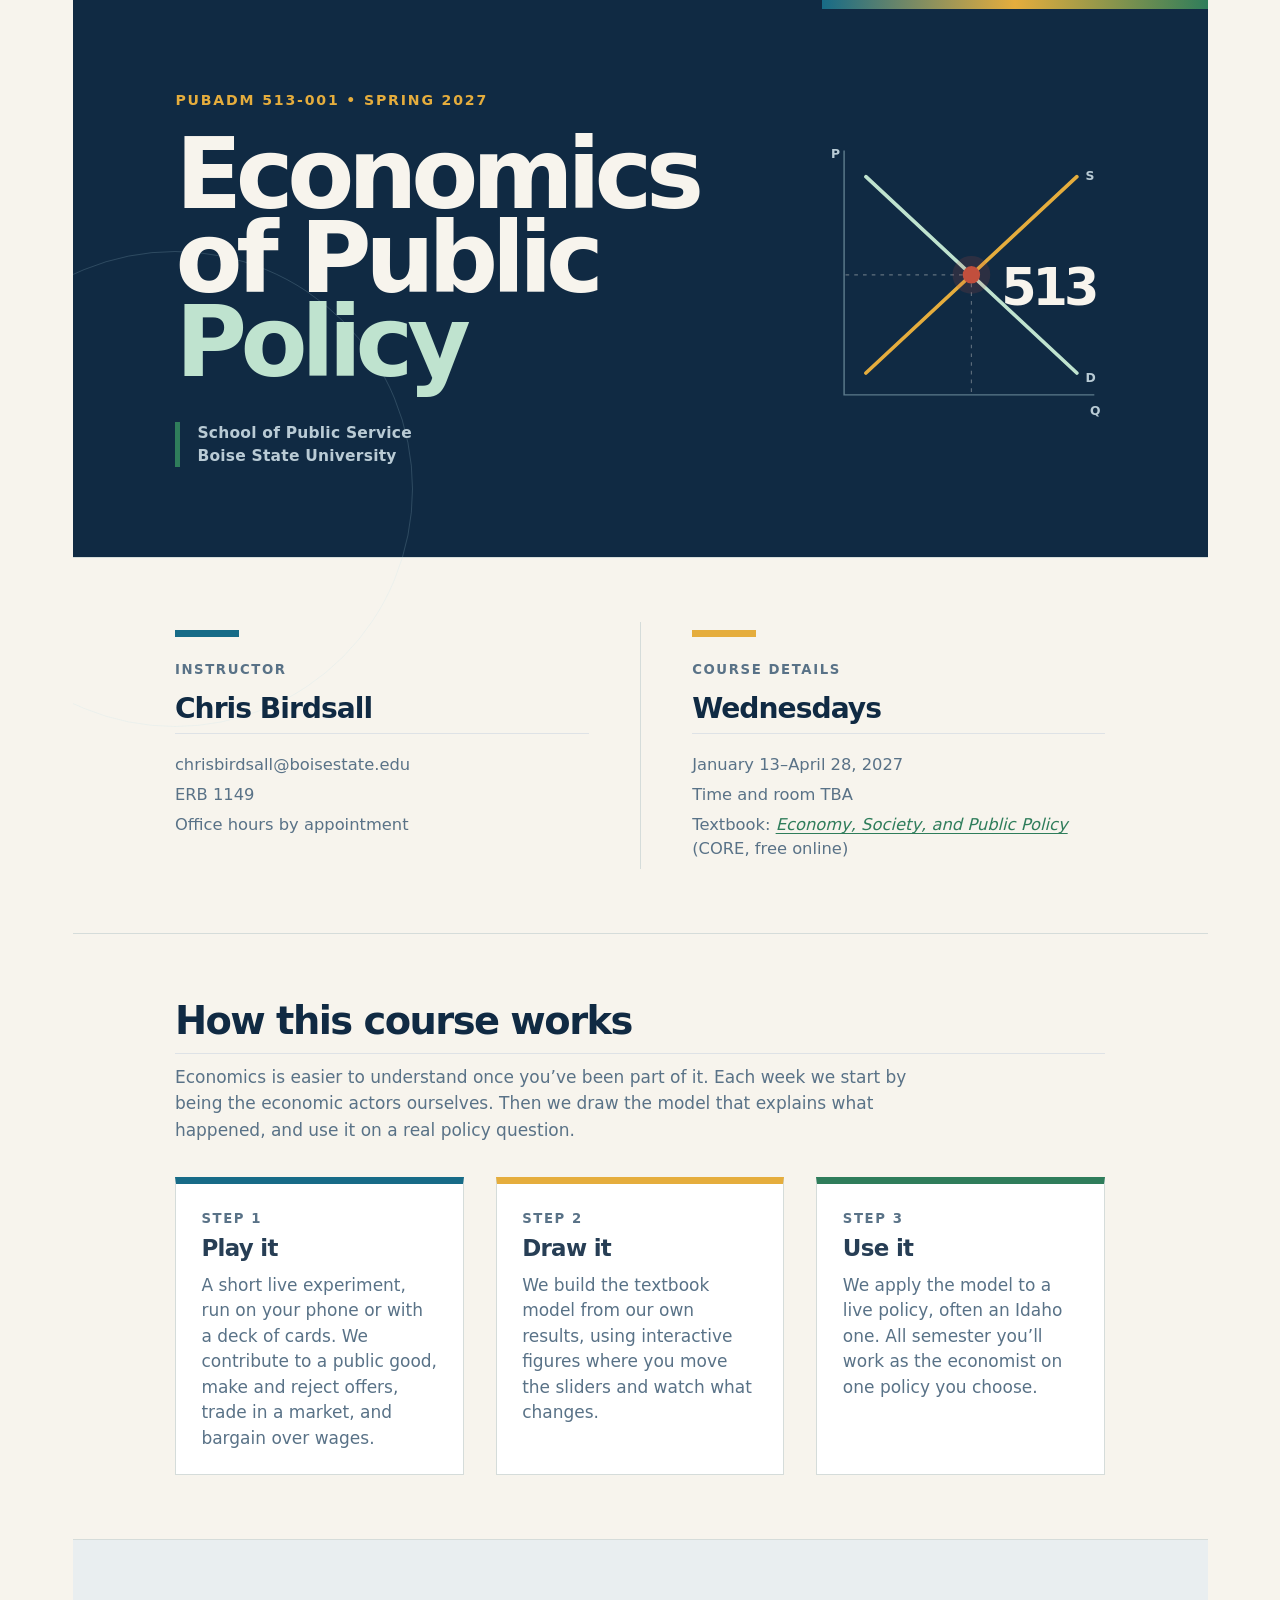
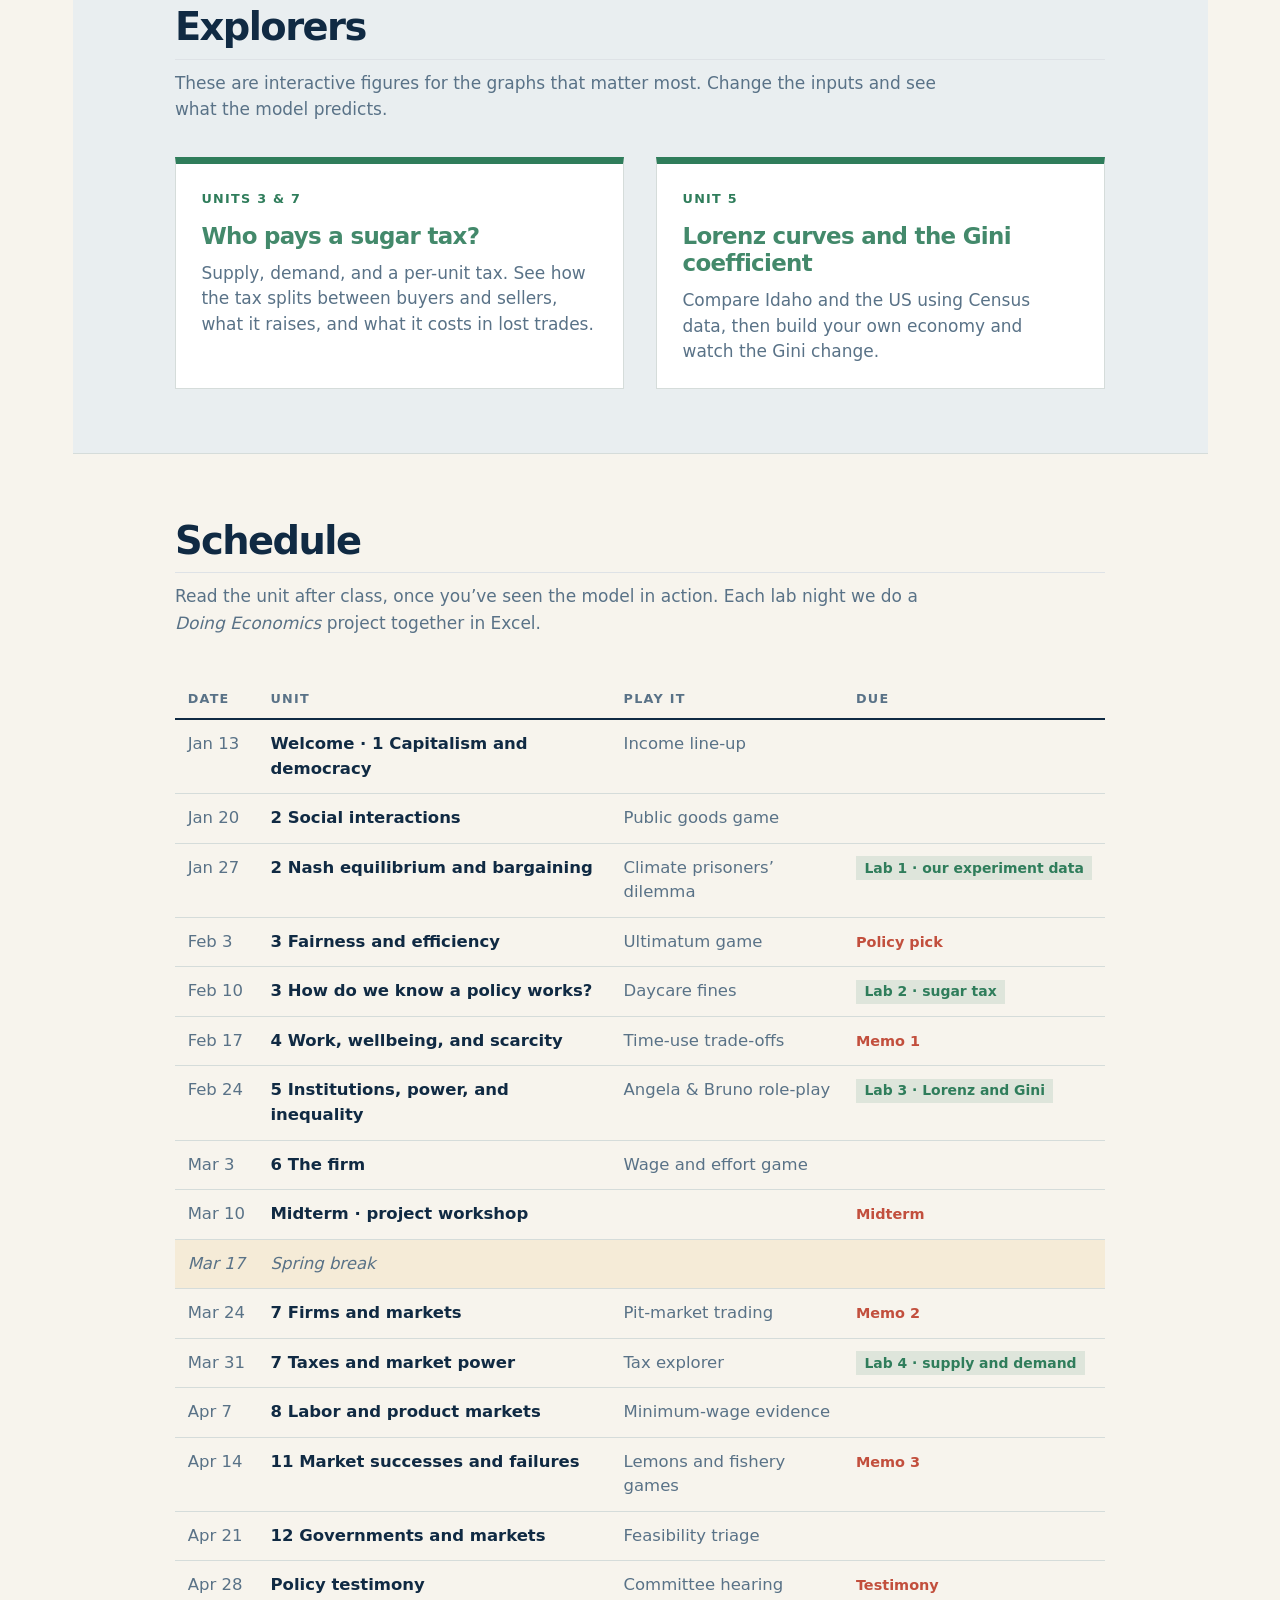
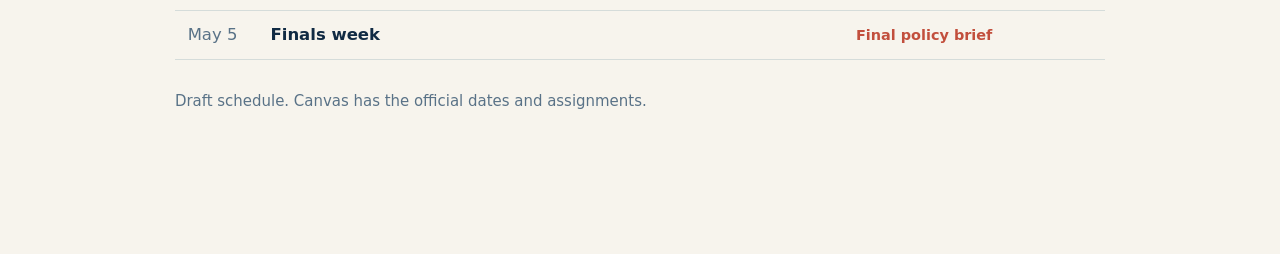
<file: docs/index.html>
<!DOCTYPE html>
<html xmlns="http://www.w3.org/1999/xhtml" lang="en" xml:lang="en"><head>

<meta charset="utf-8">
<meta name="generator" content="quarto-1.7.32">

<meta name="viewport" content="width=device-width, initial-scale=1.0, user-scalable=yes">

<meta name="description" content="PUBADM 513-001 Economics of Public Policy, Spring 2027, Boise State University">

<title>Economics of Public Policy – PUBADM 513</title>
<style>
code{white-space: pre-wrap;}
span.smallcaps{font-variant: small-caps;}
div.columns{display: flex; gap: min(4vw, 1.5em);}
div.column{flex: auto; overflow-x: auto;}
div.hanging-indent{margin-left: 1.5em; text-indent: -1.5em;}
ul.task-list{list-style: none;}
ul.task-list li input[type="checkbox"] {
  width: 0.8em;
  margin: 0 0.8em 0.2em -1em; /* quarto-specific, see https://github.com/quarto-dev/quarto-cli/issues/4556 */ 
  vertical-align: middle;
}
</style>


<script src="site_libs/quarto-nav/quarto-nav.js"></script>
<script src="site_libs/clipboard/clipboard.min.js"></script>
<script src="site_libs/quarto-html/quarto.js" type="module"></script>
<script src="site_libs/quarto-html/tabsets/tabsets.js" type="module"></script>
<script src="site_libs/quarto-html/popper.min.js"></script>
<script src="site_libs/quarto-html/tippy.umd.min.js"></script>
<link href="site_libs/quarto-html/tippy.css" rel="stylesheet">
<link href="site_libs/quarto-html/quarto-syntax-highlighting-37eea08aefeeee20ff55810ff984fec1.css" rel="stylesheet" id="quarto-text-highlighting-styles">
<script src="site_libs/bootstrap/bootstrap.min.js"></script>
<link href="site_libs/bootstrap/bootstrap-icons.css" rel="stylesheet">
<link href="site_libs/bootstrap/bootstrap-2bef5eab3c28948dac5544dc826d9c38.min.css" rel="stylesheet" append-hash="true" id="quarto-bootstrap" data-mode="light">
<script id="quarto-search-options" type="application/json">{
  "language": {
    "search-no-results-text": "No results",
    "search-matching-documents-text": "matching documents",
    "search-copy-link-title": "Copy link to search",
    "search-hide-matches-text": "Hide additional matches",
    "search-more-match-text": "more match in this document",
    "search-more-matches-text": "more matches in this document",
    "search-clear-button-title": "Clear",
    "search-text-placeholder": "",
    "search-detached-cancel-button-title": "Cancel",
    "search-submit-button-title": "Submit",
    "search-label": "Search"
  }
}</script>


<link rel="stylesheet" href="styles.css">
</head>

<body class="quarto-light">

<div id="quarto-search-results"></div>
<!-- content -->
<div id="quarto-content" class="quarto-container page-columns page-rows-contents page-layout-full">
<!-- sidebar -->
<!-- margin-sidebar -->
    
<!-- main -->
<main class="content column-page" id="quarto-document-content"><header id="title-block-header" class="quarto-title-block"></header>




<div class="course-home">
<div class="course-hero">
<div class="hero-copy">
<div class="hero-kicker">
PUBADM 513-001 <span aria-hidden="true">•</span> Spring 2027
</div>
<h1>
Economics<br>of Public<br><span>Policy</span>
</h1>
<p class="hero-institution">
School of Public Service<br>Boise State University
</p>
</div>
<div class="hero-mark" aria-hidden="true">
<svg viewbox="0 0 400 400" role="presentation">
<path class="axis" d="M40 24 V360 H384"></path> <path class="guide" d="M215 195 V360 M215 195 H40"></path> <line class="demand" x1="70" y1="60" x2="360" y2="330"></line> <line class="supply" x1="70" y1="330" x2="360" y2="60"></line> <circle class="eq-halo" cx="215" cy="195" r="26"></circle> <circle class="eq" cx="215" cy="195" r="12"></circle> <text class="num" x="256" y="236">513</text> <text class="lbl" x="372" y="64">S</text> <text class="lbl" x="372" y="342">D</text> <text class="lbl" x="22" y="34">P</text> <text class="lbl" x="378" y="388">Q</text>
</svg>
</div>
</div>
<div class="course-information">
<div class="info-panel instructor-panel">
<p class="section-label">
Instructor
</p>
<section id="chris-birdsall" class="level2">
<h2 data-anchor-id="chris-birdsall">Chris Birdsall</h2>
<p>
chrisbirdsall@boisestate.edu
</p>
<p>
ERB 1149
</p>
<p>
Office hours by appointment
</p>
</section>
</div>
<div class="info-panel details-panel">
<p class="section-label">
Course details
</p>
<section id="wednesdays" class="level2">
<h2 data-anchor-id="wednesdays">Wednesdays</h2>
<p>
January 13–April 28, 2027
</p>
<p>
Time and room TBA
</p>
<p>
Textbook: <a href="https://books.core-econ.org/espp/index.html"><em>Economy, Society, and Public Policy</em></a> (CORE, free online)
</p>
</section>
</div>
</div>
<section id="how-this-course-works" class="level2 course-section">
<h2 data-anchor-id="how-this-course-works">How this course works</h2>
<p class="lede">
Economics is easier to understand once you’ve been part of it. Each week we start by being the economic actors ourselves. Then we draw the model that explains what happened, and use it on a real policy question.
</p>
<div class="step-grid">
<div class="step">
<div class="step-number">
Step 1
</div>
<h3>
Play it
</h3>
<p>
A short live experiment, run on your phone or with a deck of cards. We contribute to a public good, make and reject offers, trade in a market, and bargain over wages.
</p>
</div>
<div class="step">
<div class="step-number">
Step 2
</div>
<h3>
Draw it
</h3>
<p>
We build the textbook model from our own results, using interactive figures where you move the sliders and watch what changes.
</p>
</div>
<div class="step">
<div class="step-number">
Step 3
</div>
<h3>
Use it
</h3>
<p>
We apply the model to a live policy, often an Idaho one. All semester you’ll work as the economist on one policy you choose.
</p>
</div>
</div>
</section>
<section id="explorers" class="level2 course-section alt">
<h2 data-anchor-id="explorers">Explorers</h2>
<p class="lede">
These are interactive figures for the graphs that matter most. Change the inputs and see what the model predicts.
</p>
<div class="card-grid">
<div class="card">
<div class="card-tag">
Units 3 &amp; 7
</div>
<h3>
<a href="explorers/tax.html">Who pays a sugar tax?</a>
</h3>
<p>
Supply, demand, and a per-unit tax. See how the tax splits between buyers and sellers, what it raises, and what it costs in lost trades.
</p>
</div>
<div class="card">
<div class="card-tag">
Unit 5
</div>
<h3>
<a href="explorers/lorenz.html">Lorenz curves and the Gini coefficient</a>
</h3>
<p>
Compare Idaho and the US using Census data, then build your own economy and watch the Gini change.
</p>
</div>
</div>
</section>
<section id="schedule" class="level2 course-section">
<h2 data-anchor-id="schedule">Schedule</h2>
<p class="lede">
Read the unit after class, once you’ve seen the model in action. Each lab night we do a <em>Doing Economics</em> project together in Excel.
</p>
<div class="schedule-wrap">
<table class="schedule">
<thead>
<tr>
<th>
Date
</th>
<th>
Unit
</th>
<th>
Play it
</th>
<th>
Due
</th>
</tr>
</thead>
<tbody>
<tr>
<td>
Jan 13
</td>
<td>
<span class="unit">Welcome · 1 Capitalism and democracy</span>
</td>
<td class="play">
Income line-up
</td>
<td>
</td>
</tr>
<tr>
<td>
Jan 20
</td>
<td>
<span class="unit">2 Social interactions</span>
</td>
<td class="play">
Public goods game
</td>
<td>
</td>
</tr>
<tr>
<td>
Jan 27
</td>
<td>
<span class="unit">2 Nash equilibrium and bargaining</span>
</td>
<td class="play">
Climate prisoners’ dilemma
</td>
<td>
<span class="lab">Lab 1 · our experiment data</span>
</td>
</tr>
<tr>
<td>
Feb 3
</td>
<td>
<span class="unit">3 Fairness and efficiency</span>
</td>
<td class="play">
Ultimatum game
</td>
<td>
<span class="due">Policy pick</span>
</td>
</tr>
<tr>
<td>
Feb 10
</td>
<td>
<span class="unit">3 How do we know a policy works?</span>
</td>
<td class="play">
Daycare fines
</td>
<td>
<span class="lab">Lab 2 · sugar tax</span>
</td>
</tr>
<tr>
<td>
Feb 17
</td>
<td>
<span class="unit">4 Work, wellbeing, and scarcity</span>
</td>
<td class="play">
Time-use trade-offs
</td>
<td>
<span class="due">Memo 1</span>
</td>
</tr>
<tr>
<td>
Feb 24
</td>
<td>
<span class="unit">5 Institutions, power, and inequality</span>
</td>
<td class="play">
Angela &amp; Bruno role-play
</td>
<td>
<span class="lab">Lab 3 · Lorenz and Gini</span>
</td>
</tr>
<tr>
<td>
Mar 3
</td>
<td>
<span class="unit">6 The firm</span>
</td>
<td class="play">
Wage and effort game
</td>
<td>
</td>
</tr>
<tr>
<td>
Mar 10
</td>
<td>
<span class="unit">Midterm · project workshop</span>
</td>
<td class="play">
</td>
<td>
<span class="due">Midterm</span>
</td>
</tr>
<tr class="break">
<td>
Mar 17
</td>
<td colspan="3">
Spring break
</td>
</tr>
<tr>
<td>
Mar 24
</td>
<td>
<span class="unit">7 Firms and markets</span>
</td>
<td class="play">
Pit-market trading
</td>
<td>
<span class="due">Memo 2</span>
</td>
</tr>
<tr>
<td>
Mar 31
</td>
<td>
<span class="unit">7 Taxes and market power</span>
</td>
<td class="play">
Tax explorer
</td>
<td>
<span class="lab">Lab 4 · supply and demand</span>
</td>
</tr>
<tr>
<td>
Apr 7
</td>
<td>
<span class="unit">8 Labor and product markets</span>
</td>
<td class="play">
Minimum-wage evidence
</td>
<td>
</td>
</tr>
<tr>
<td>
Apr 14
</td>
<td>
<span class="unit">11 Market successes and failures</span>
</td>
<td class="play">
Lemons and fishery games
</td>
<td>
<span class="due">Memo 3</span>
</td>
</tr>
<tr>
<td>
Apr 21
</td>
<td>
<span class="unit">12 Governments and markets</span>
</td>
<td class="play">
Feasibility triage
</td>
<td>
</td>
</tr>
<tr>
<td>
Apr 28
</td>
<td>
<span class="unit">Policy testimony</span>
</td>
<td class="play">
Committee hearing
</td>
<td>
<span class="due">Testimony</span>
</td>
</tr>
<tr>
<td>
May 5
</td>
<td>
<span class="unit">Finals week</span>
</td>
<td class="play">
</td>
<td>
<span class="due">Final policy brief</span>
</td>
</tr>
</tbody>
</table>
</div>
<p class="draft-note">
Draft schedule. Canvas has the official dates and assignments.
</p>
</section>
</div>



</main> <!-- /main -->
<script id="quarto-html-after-body" type="application/javascript">
  window.document.addEventListener("DOMContentLoaded", function (event) {
    const isCodeAnnotation = (el) => {
      for (const clz of el.classList) {
        if (clz.startsWith('code-annotation-')) {                     
          return true;
        }
      }
      return false;
    }
    const onCopySuccess = function(e) {
      // button target
      const button = e.trigger;
      // don't keep focus
      button.blur();
      // flash "checked"
      button.classList.add('code-copy-button-checked');
      var currentTitle = button.getAttribute("title");
      button.setAttribute("title", "Copied!");
      let tooltip;
      if (window.bootstrap) {
        button.setAttribute("data-bs-toggle", "tooltip");
        button.setAttribute("data-bs-placement", "left");
        button.setAttribute("data-bs-title", "Copied!");
        tooltip = new bootstrap.Tooltip(button, 
          { trigger: "manual", 
            customClass: "code-copy-button-tooltip",
            offset: [0, -8]});
        tooltip.show();    
      }
      setTimeout(function() {
        if (tooltip) {
          tooltip.hide();
          button.removeAttribute("data-bs-title");
          button.removeAttribute("data-bs-toggle");
          button.removeAttribute("data-bs-placement");
        }
        button.setAttribute("title", currentTitle);
        button.classList.remove('code-copy-button-checked');
      }, 1000);
      // clear code selection
      e.clearSelection();
    }
    const getTextToCopy = function(trigger) {
        const codeEl = trigger.previousElementSibling.cloneNode(true);
        for (const childEl of codeEl.children) {
          if (isCodeAnnotation(childEl)) {
            childEl.remove();
          }
        }
        return codeEl.innerText;
    }
    const clipboard = new window.ClipboardJS('.code-copy-button:not([data-in-quarto-modal])', {
      text: getTextToCopy
    });
    clipboard.on('success', onCopySuccess);
    if (window.document.getElementById('quarto-embedded-source-code-modal')) {
      const clipboardModal = new window.ClipboardJS('.code-copy-button[data-in-quarto-modal]', {
        text: getTextToCopy,
        container: window.document.getElementById('quarto-embedded-source-code-modal')
      });
      clipboardModal.on('success', onCopySuccess);
    }
      var localhostRegex = new RegExp(/^(?:http|https):\/\/localhost\:?[0-9]*\//);
      var mailtoRegex = new RegExp(/^mailto:/);
        var filterRegex = new RegExp("https:\/\/pubadm513\.classes\.chrisbirdsall\.com");
      var isInternal = (href) => {
          return filterRegex.test(href) || localhostRegex.test(href) || mailtoRegex.test(href);
      }
      // Inspect non-navigation links and adorn them if external
     var links = window.document.querySelectorAll('a[href]:not(.nav-link):not(.navbar-brand):not(.toc-action):not(.sidebar-link):not(.sidebar-item-toggle):not(.pagination-link):not(.no-external):not([aria-hidden]):not(.dropdown-item):not(.quarto-navigation-tool):not(.about-link)');
      for (var i=0; i<links.length; i++) {
        const link = links[i];
        if (!isInternal(link.href)) {
          // undo the damage that might have been done by quarto-nav.js in the case of
          // links that we want to consider external
          if (link.dataset.originalHref !== undefined) {
            link.href = link.dataset.originalHref;
          }
        }
      }
    function tippyHover(el, contentFn, onTriggerFn, onUntriggerFn) {
      const config = {
        allowHTML: true,
        maxWidth: 500,
        delay: 100,
        arrow: false,
        appendTo: function(el) {
            return el.parentElement;
        },
        interactive: true,
        interactiveBorder: 10,
        theme: 'quarto',
        placement: 'bottom-start',
      };
      if (contentFn) {
        config.content = contentFn;
      }
      if (onTriggerFn) {
        config.onTrigger = onTriggerFn;
      }
      if (onUntriggerFn) {
        config.onUntrigger = onUntriggerFn;
      }
      window.tippy(el, config); 
    }
    const noterefs = window.document.querySelectorAll('a[role="doc-noteref"]');
    for (var i=0; i<noterefs.length; i++) {
      const ref = noterefs[i];
      tippyHover(ref, function() {
        // use id or data attribute instead here
        let href = ref.getAttribute('data-footnote-href') || ref.getAttribute('href');
        try { href = new URL(href).hash; } catch {}
        const id = href.replace(/^#\/?/, "");
        const note = window.document.getElementById(id);
        if (note) {
          return note.innerHTML;
        } else {
          return "";
        }
      });
    }
    const xrefs = window.document.querySelectorAll('a.quarto-xref');
    const processXRef = (id, note) => {
      // Strip column container classes
      const stripColumnClz = (el) => {
        el.classList.remove("page-full", "page-columns");
        if (el.children) {
          for (const child of el.children) {
            stripColumnClz(child);
          }
        }
      }
      stripColumnClz(note)
      if (id === null || id.startsWith('sec-')) {
        // Special case sections, only their first couple elements
        const container = document.createElement("div");
        if (note.children && note.children.length > 2) {
          container.appendChild(note.children[0].cloneNode(true));
          for (let i = 1; i < note.children.length; i++) {
            const child = note.children[i];
            if (child.tagName === "P" && child.innerText === "") {
              continue;
            } else {
              container.appendChild(child.cloneNode(true));
              break;
            }
          }
          if (window.Quarto?.typesetMath) {
            window.Quarto.typesetMath(container);
          }
          return container.innerHTML
        } else {
          if (window.Quarto?.typesetMath) {
            window.Quarto.typesetMath(note);
          }
          return note.innerHTML;
        }
      } else {
        // Remove any anchor links if they are present
        const anchorLink = note.querySelector('a.anchorjs-link');
        if (anchorLink) {
          anchorLink.remove();
        }
        if (window.Quarto?.typesetMath) {
          window.Quarto.typesetMath(note);
        }
        if (note.classList.contains("callout")) {
          return note.outerHTML;
        } else {
          return note.innerHTML;
        }
      }
    }
    for (var i=0; i<xrefs.length; i++) {
      const xref = xrefs[i];
      tippyHover(xref, undefined, function(instance) {
        instance.disable();
        let url = xref.getAttribute('href');
        let hash = undefined; 
        if (url.startsWith('#')) {
          hash = url;
        } else {
          try { hash = new URL(url).hash; } catch {}
        }
        if (hash) {
          const id = hash.replace(/^#\/?/, "");
          const note = window.document.getElementById(id);
          if (note !== null) {
            try {
              const html = processXRef(id, note.cloneNode(true));
              instance.setContent(html);
            } finally {
              instance.enable();
              instance.show();
            }
          } else {
            // See if we can fetch this
            fetch(url.split('#')[0])
            .then(res => res.text())
            .then(html => {
              const parser = new DOMParser();
              const htmlDoc = parser.parseFromString(html, "text/html");
              const note = htmlDoc.getElementById(id);
              if (note !== null) {
                const html = processXRef(id, note);
                instance.setContent(html);
              } 
            }).finally(() => {
              instance.enable();
              instance.show();
            });
          }
        } else {
          // See if we can fetch a full url (with no hash to target)
          // This is a special case and we should probably do some content thinning / targeting
          fetch(url)
          .then(res => res.text())
          .then(html => {
            const parser = new DOMParser();
            const htmlDoc = parser.parseFromString(html, "text/html");
            const note = htmlDoc.querySelector('main.content');
            if (note !== null) {
              // This should only happen for chapter cross references
              // (since there is no id in the URL)
              // remove the first header
              if (note.children.length > 0 && note.children[0].tagName === "HEADER") {
                note.children[0].remove();
              }
              const html = processXRef(null, note);
              instance.setContent(html);
            } 
          }).finally(() => {
            instance.enable();
            instance.show();
          });
        }
      }, function(instance) {
      });
    }
        let selectedAnnoteEl;
        const selectorForAnnotation = ( cell, annotation) => {
          let cellAttr = 'data-code-cell="' + cell + '"';
          let lineAttr = 'data-code-annotation="' +  annotation + '"';
          const selector = 'span[' + cellAttr + '][' + lineAttr + ']';
          return selector;
        }
        const selectCodeLines = (annoteEl) => {
          const doc = window.document;
          const targetCell = annoteEl.getAttribute("data-target-cell");
          const targetAnnotation = annoteEl.getAttribute("data-target-annotation");
          const annoteSpan = window.document.querySelector(selectorForAnnotation(targetCell, targetAnnotation));
          const lines = annoteSpan.getAttribute("data-code-lines").split(",");
          const lineIds = lines.map((line) => {
            return targetCell + "-" + line;
          })
          let top = null;
          let height = null;
          let parent = null;
          if (lineIds.length > 0) {
              //compute the position of the single el (top and bottom and make a div)
              const el = window.document.getElementById(lineIds[0]);
              top = el.offsetTop;
              height = el.offsetHeight;
              parent = el.parentElement.parentElement;
            if (lineIds.length > 1) {
              const lastEl = window.document.getElementById(lineIds[lineIds.length - 1]);
              const bottom = lastEl.offsetTop + lastEl.offsetHeight;
              height = bottom - top;
            }
            if (top !== null && height !== null && parent !== null) {
              // cook up a div (if necessary) and position it 
              let div = window.document.getElementById("code-annotation-line-highlight");
              if (div === null) {
                div = window.document.createElement("div");
                div.setAttribute("id", "code-annotation-line-highlight");
                div.style.position = 'absolute';
                parent.appendChild(div);
              }
              div.style.top = top - 2 + "px";
              div.style.height = height + 4 + "px";
              div.style.left = 0;
              let gutterDiv = window.document.getElementById("code-annotation-line-highlight-gutter");
              if (gutterDiv === null) {
                gutterDiv = window.document.createElement("div");
                gutterDiv.setAttribute("id", "code-annotation-line-highlight-gutter");
                gutterDiv.style.position = 'absolute';
                const codeCell = window.document.getElementById(targetCell);
                const gutter = codeCell.querySelector('.code-annotation-gutter');
                gutter.appendChild(gutterDiv);
              }
              gutterDiv.style.top = top - 2 + "px";
              gutterDiv.style.height = height + 4 + "px";
            }
            selectedAnnoteEl = annoteEl;
          }
        };
        const unselectCodeLines = () => {
          const elementsIds = ["code-annotation-line-highlight", "code-annotation-line-highlight-gutter"];
          elementsIds.forEach((elId) => {
            const div = window.document.getElementById(elId);
            if (div) {
              div.remove();
            }
          });
          selectedAnnoteEl = undefined;
        };
          // Handle positioning of the toggle
      window.addEventListener(
        "resize",
        throttle(() => {
          elRect = undefined;
          if (selectedAnnoteEl) {
            selectCodeLines(selectedAnnoteEl);
          }
        }, 10)
      );
      function throttle(fn, ms) {
      let throttle = false;
      let timer;
        return (...args) => {
          if(!throttle) { // first call gets through
              fn.apply(this, args);
              throttle = true;
          } else { // all the others get throttled
              if(timer) clearTimeout(timer); // cancel #2
              timer = setTimeout(() => {
                fn.apply(this, args);
                timer = throttle = false;
              }, ms);
          }
        };
      }
        // Attach click handler to the DT
        const annoteDls = window.document.querySelectorAll('dt[data-target-cell]');
        for (const annoteDlNode of annoteDls) {
          annoteDlNode.addEventListener('click', (event) => {
            const clickedEl = event.target;
            if (clickedEl !== selectedAnnoteEl) {
              unselectCodeLines();
              const activeEl = window.document.querySelector('dt[data-target-cell].code-annotation-active');
              if (activeEl) {
                activeEl.classList.remove('code-annotation-active');
              }
              selectCodeLines(clickedEl);
              clickedEl.classList.add('code-annotation-active');
            } else {
              // Unselect the line
              unselectCodeLines();
              clickedEl.classList.remove('code-annotation-active');
            }
          });
        }
    const findCites = (el) => {
      const parentEl = el.parentElement;
      if (parentEl) {
        const cites = parentEl.dataset.cites;
        if (cites) {
          return {
            el,
            cites: cites.split(' ')
          };
        } else {
          return findCites(el.parentElement)
        }
      } else {
        return undefined;
      }
    };
    var bibliorefs = window.document.querySelectorAll('a[role="doc-biblioref"]');
    for (var i=0; i<bibliorefs.length; i++) {
      const ref = bibliorefs[i];
      const citeInfo = findCites(ref);
      if (citeInfo) {
        tippyHover(citeInfo.el, function() {
          var popup = window.document.createElement('div');
          citeInfo.cites.forEach(function(cite) {
            var citeDiv = window.document.createElement('div');
            citeDiv.classList.add('hanging-indent');
            citeDiv.classList.add('csl-entry');
            var biblioDiv = window.document.getElementById('ref-' + cite);
            if (biblioDiv) {
              citeDiv.innerHTML = biblioDiv.innerHTML;
            }
            popup.appendChild(citeDiv);
          });
          return popup.innerHTML;
        });
      }
    }
  });
  </script>
</div> <!-- /content -->




</body></html>
</file>
<file: docs/site_libs/quarto-html/tippy.css>
.tippy-box[data-animation=fade][data-state=hidden]{opacity:0}[data-tippy-root]{max-width:calc(100vw - 10px)}.tippy-box{position:relative;background-color:#333;color:#fff;border-radius:4px;font-size:14px;line-height:1.4;white-space:normal;outline:0;transition-property:transform,visibility,opacity}.tippy-box[data-placement^=top]>.tippy-arrow{bottom:0}.tippy-box[data-placement^=top]>.tippy-arrow:before{bottom:-7px;left:0;border-width:8px 8px 0;border-top-color:initial;transform-origin:center top}.tippy-box[data-placement^=bottom]>.tippy-arrow{top:0}.tippy-box[data-placement^=bottom]>.tippy-arrow:before{top:-7px;left:0;border-width:0 8px 8px;border-bottom-color:initial;transform-origin:center bottom}.tippy-box[data-placement^=left]>.tippy-arrow{right:0}.tippy-box[data-placement^=left]>.tippy-arrow:before{border-width:8px 0 8px 8px;border-left-color:initial;right:-7px;transform-origin:center left}.tippy-box[data-placement^=right]>.tippy-arrow{left:0}.tippy-box[data-placement^=right]>.tippy-arrow:before{left:-7px;border-width:8px 8px 8px 0;border-right-color:initial;transform-origin:center right}.tippy-box[data-inertia][data-state=visible]{transition-timing-function:cubic-bezier(.54,1.5,.38,1.11)}.tippy-arrow{width:16px;height:16px;color:#333}.tippy-arrow:before{content:"";position:absolute;border-color:transparent;border-style:solid}.tippy-content{position:relative;padding:5px 9px;z-index:1}
</file>
<file: docs/site_libs/quarto-html/quarto-syntax-highlighting-37eea08aefeeee20ff55810ff984fec1.css>
/* quarto syntax highlight colors */
:root {
  --quarto-hl-ot-color: #003B4F;
  --quarto-hl-at-color: #657422;
  --quarto-hl-ss-color: #20794D;
  --quarto-hl-an-color: #5E5E5E;
  --quarto-hl-fu-color: #4758AB;
  --quarto-hl-st-color: #20794D;
  --quarto-hl-cf-color: #003B4F;
  --quarto-hl-op-color: #5E5E5E;
  --quarto-hl-er-color: #AD0000;
  --quarto-hl-bn-color: #AD0000;
  --quarto-hl-al-color: #AD0000;
  --quarto-hl-va-color: #111111;
  --quarto-hl-bu-color: inherit;
  --quarto-hl-ex-color: inherit;
  --quarto-hl-pp-color: #AD0000;
  --quarto-hl-in-color: #5E5E5E;
  --quarto-hl-vs-color: #20794D;
  --quarto-hl-wa-color: #5E5E5E;
  --quarto-hl-do-color: #5E5E5E;
  --quarto-hl-im-color: #00769E;
  --quarto-hl-ch-color: #20794D;
  --quarto-hl-dt-color: #AD0000;
  --quarto-hl-fl-color: #AD0000;
  --quarto-hl-co-color: #5E5E5E;
  --quarto-hl-cv-color: #5E5E5E;
  --quarto-hl-cn-color: #8f5902;
  --quarto-hl-sc-color: #5E5E5E;
  --quarto-hl-dv-color: #AD0000;
  --quarto-hl-kw-color: #003B4F;
}

/* other quarto variables */
:root {
  --quarto-font-monospace: SFMono-Regular, Menlo, Monaco, Consolas, "Liberation Mono", "Courier New", monospace;
}

/* syntax highlight based on Pandoc's rules */
pre > code.sourceCode > span {
  color: #003B4F;
}

code.sourceCode > span {
  color: #003B4F;
}

div.sourceCode,
div.sourceCode pre.sourceCode {
  color: #003B4F;
}

/* Normal */
code span {
  color: #003B4F;
}

/* Alert */
code span.al {
  color: #AD0000;
  font-style: inherit;
}

/* Annotation */
code span.an {
  color: #5E5E5E;
  font-style: inherit;
}

/* Attribute */
code span.at {
  color: #657422;
  font-style: inherit;
}

/* BaseN */
code span.bn {
  color: #AD0000;
  font-style: inherit;
}

/* BuiltIn */
code span.bu {
  font-style: inherit;
}

/* ControlFlow */
code span.cf {
  color: #003B4F;
  font-weight: bold;
  font-style: inherit;
}

/* Char */
code span.ch {
  color: #20794D;
  font-style: inherit;
}

/* Constant */
code span.cn {
  color: #8f5902;
  font-style: inherit;
}

/* Comment */
code span.co {
  color: #5E5E5E;
  font-style: inherit;
}

/* CommentVar */
code span.cv {
  color: #5E5E5E;
  font-style: italic;
}

/* Documentation */
code span.do {
  color: #5E5E5E;
  font-style: italic;
}

/* DataType */
code span.dt {
  color: #AD0000;
  font-style: inherit;
}

/* DecVal */
code span.dv {
  color: #AD0000;
  font-style: inherit;
}

/* Error */
code span.er {
  color: #AD0000;
  font-style: inherit;
}

/* Extension */
code span.ex {
  font-style: inherit;
}

/* Float */
code span.fl {
  color: #AD0000;
  font-style: inherit;
}

/* Function */
code span.fu {
  color: #4758AB;
  font-style: inherit;
}

/* Import */
code span.im {
  color: #00769E;
  font-style: inherit;
}

/* Information */
code span.in {
  color: #5E5E5E;
  font-style: inherit;
}

/* Keyword */
code span.kw {
  color: #003B4F;
  font-weight: bold;
  font-style: inherit;
}

/* Operator */
code span.op {
  color: #5E5E5E;
  font-style: inherit;
}

/* Other */
code span.ot {
  color: #003B4F;
  font-style: inherit;
}

/* Preprocessor */
code span.pp {
  color: #AD0000;
  font-style: inherit;
}

/* SpecialChar */
code span.sc {
  color: #5E5E5E;
  font-style: inherit;
}

/* SpecialString */
code span.ss {
  color: #20794D;
  font-style: inherit;
}

/* String */
code span.st {
  color: #20794D;
  font-style: inherit;
}

/* Variable */
code span.va {
  color: #111111;
  font-style: inherit;
}

/* VerbatimString */
code span.vs {
  color: #20794D;
  font-style: inherit;
}

/* Warning */
code span.wa {
  color: #5E5E5E;
  font-style: italic;
}

.prevent-inlining {
  content: "</";
}

/*# sourceMappingURL=27d3d809615f7771493d095567f04340.css.map */
</file>
<file: docs/styles.css>
/* Page-specific refinements live here; the shared visual system is in styles.scss. */

body:has(.course-home) #title-block-header {
  display: none;
}

/* Observable Inputs: give slider labels room so they don't wrap into columns */
form[class^="oi-"] {
  --label-width: 230px;
  --input-width: 320px;
}
</file>
